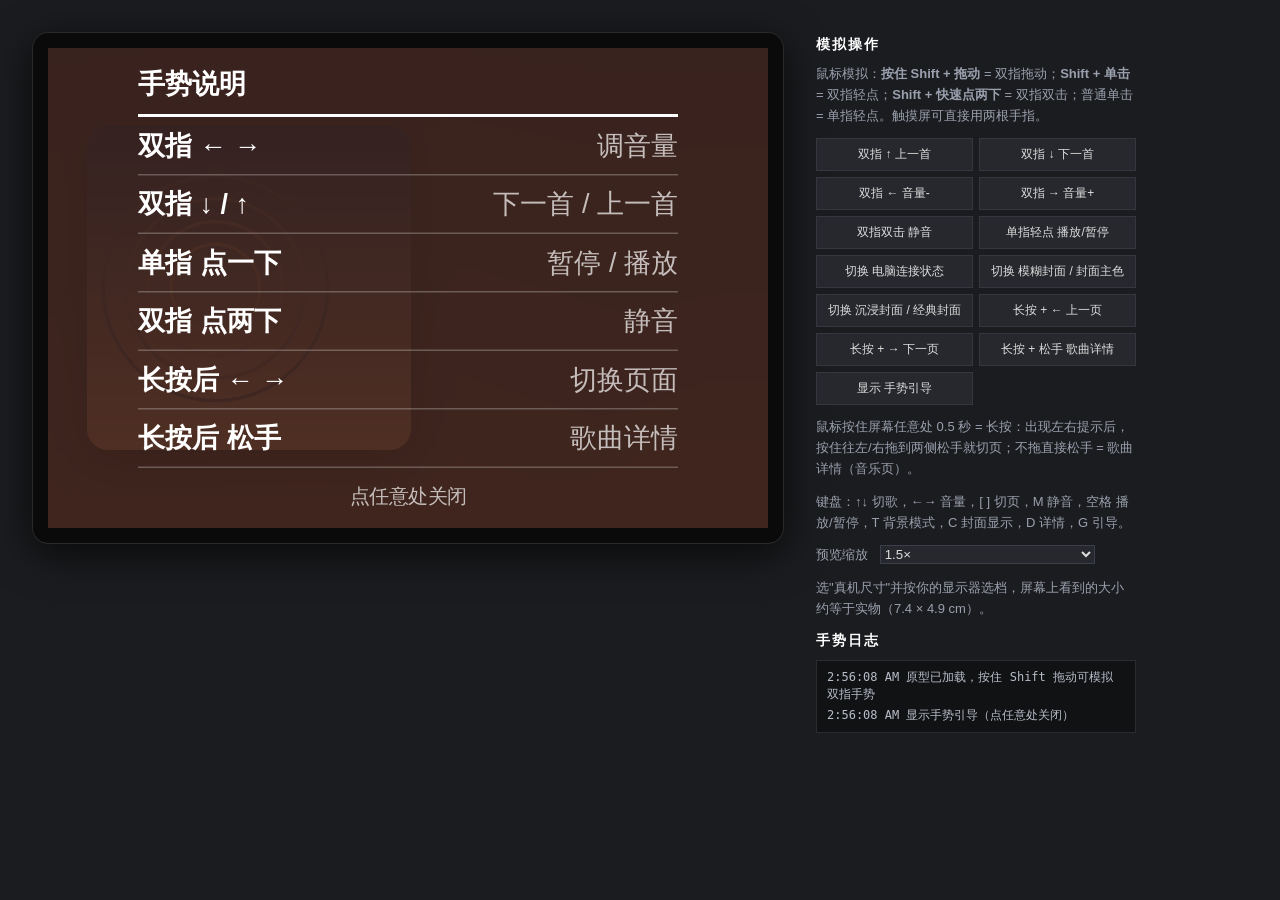
<file: ui-preview/index.html>
<!DOCTYPE html>
<html lang="zh-CN">
<head>
<meta charset="UTF-8">
<meta name="viewport" content="width=device-width, initial-scale=1">
<title>ESP32 多媒体控制器 UI 原型（480×320 横屏）</title>
<link rel="stylesheet" href="style.css">
</head>
<body>
<div class="layout">
  <div>
    <div class="device">
      <div class="screen-wrap" id="screenWrap">
        <div class="screen" id="screen">
          <div class="card-stage" id="cardStage"></div>
          <div class="pages">
            <section class="page active" data-page="music"></section>
            <section class="page" data-page="system">
              <div class="phead"><b>系统</b><span class="dots" data-dots></span></div>
              <div class="sys" id="sys"></div>
            </section>
            <section class="page" data-page="settings">
              <div class="phead"><b>设置</b><span class="dots" data-dots></span></div>
              <!-- 触屏设置：所有按钮高度 ≥ 44px（真机约 6.8mm），选项全部摊开，点一下就选中，不用下拉菜单 -->
              <div class="settings">
                <div class="slider" id="bright" data-v="80"><i></i><span class="s-l">亮度</span><b class="s-v">80%</b></div>
                <div class="tile"><small>封面</small><div class="seg" data-set="cover"><span data-v="classic" class="on">经典封面</span><span data-v="immersive">沉浸封面</span></div></div>
                <div class="tiles">
                  <div class="tile"><small>背景</small><div class="seg" data-set="bg"><span data-v="blur" class="on">模糊</span><span data-v="color">纯色</span></div></div>
                  <div class="tile"><small>灵敏度</small><div class="seg" data-set="sens"><span data-v="0.5">低</span><span data-v="1" class="on">中</span><span data-v="1.5">高</span></div></div>
                  <div class="tile"><small>提示音</small><div class="seg" data-set="sound"><span data-v="1" class="on">开</span><span data-v="0">关</span></div></div>
                  <div class="tile"><small>息屏</small><div class="seg" data-set="sleep"><span data-v="1">1分</span><span data-v="5" class="on">5分</span><span data-v="0">从不</span></div></div>
                </div>
              </div>
              <div class="gbtn" data-act="guide" title="手势说明">?</div>
            </section>
          </div>
          <div class="sub-clock" id="clock">--:--</div>
          <!-- 状态角标：只在异常时出现 -->
          <div class="badges"><span id="linkState" class="badge hidden">未连接</span><span id="muteIcon" class="badge hidden">静音</span></div>
          <div class="overlay cap tap-fb" id="tapFb"></div>
          <div class="overlay vol-hud" id="volHud">
            <div class="v-top"><span id="volIcon">音量</span><b id="volNum">40%</b></div>
            <div class="vol-bar"><i id="volBar"></i></div>
          </div>
          <div class="overlay cap track-hint" id="trackHint"></div>
          <!-- 单指长按 0.5s 弹出：左右滑到两侧切页，不滑直接松手 = 详情（音乐页）/ 取消 -->
          <div class="overlay pager" id="pager">
            <div class="pg-side pg-l" id="pgL"></div>
            <div class="pg-mid"><b id="pgCur">音乐</b><span class="dots" data-dots></span><small id="pgTip"></small></div>
            <div class="pg-side pg-r" id="pgR"></div>
          </div>
          <div class="overlay page-dots" id="pageDots"><span class="dots" data-dots></span></div>
          <div class="overlay guide" id="guide">
            <div class="g-title">手势说明</div>
            <div class="g-row"><b>双指 ← →</b><span>调音量</span></div>
            <div class="g-row"><b>双指 ↓ / ↑</b><span>下一首 / 上一首</span></div>
            <div class="g-row"><b>单指 点一下</b><span>暂停 / 播放</span></div>
            <div class="g-row"><b>双指 点两下</b><span>静音</span></div>
            <div class="g-row"><b>长按后 ← →</b><span>切换页面</span></div>
            <div class="g-row"><b>长按后 松手</b><span>歌曲详情</span></div>
            <div class="g-foot">点任意处关闭</div>
          </div>
          <div class="fingers" id="fingers"></div>
        </div>
      </div>
    </div>
  </div>
  <aside class="panel">
    <h2>模拟操作</h2>
    <p class="tip">鼠标模拟：<b>按住 Shift + 拖动</b> = 双指拖动；<b>Shift + 单击</b> = 双指轻点；<b>Shift + 快速点两下</b> = 双指双击；普通单击 = 单指轻点。触摸屏可直接用两根手指。</p>
    <div class="btns">
      <button data-act="prev">双指 ↑ 上一首</button>
      <button data-act="next">双指 ↓ 下一首</button>
      <button data-act="voldown">双指 ← 音量-</button>
      <button data-act="volup">双指 → 音量+</button>
      <button data-act="mute">双指双击 静音</button>
      <button data-act="play">单指轻点 播放/暂停</button>
      <button data-act="link">切换 电脑连接状态</button>
      <button data-act="theme">切换 模糊封面 / 封面主色</button>
      <button data-act="cover">切换 沉浸封面 / 经典封面</button>
      <button data-act="pageprev">长按 + ← 上一页</button>
      <button data-act="pagenext">长按 + → 下一页</button>
      <button data-act="detail">长按 + 松手 歌曲详情</button>
      <button data-act="guide">显示 手势引导</button>
    </div>
    <p class="tip">鼠标按住屏幕任意处 0.5 秒 = 长按：出现左右提示后，按住往左/右拖到两侧松手就切页；不拖直接松手 = 歌曲详情（音乐页）。</p>
    <p class="tip">键盘：↑↓ 切歌，←→ 音量，[ ] 切页，M 静音，空格 播放/暂停，T 背景模式，C 封面显示，D 详情，G 引导。</p>
    <label class="tip">预览缩放
      <select id="scale">
        <option value="real:24:1920">真机尺寸（24 寸 1080p 显示器）</option>
        <option value="real:27:2560">真机尺寸（27 寸 2K 显示器）</option>
        <option value="real:27:3840">真机尺寸（27 寸 4K 显示器）</option>
        <option value="1">1×（每像素 1:1）</option><option value="1.5" selected>1.5×</option><option value="2">2×</option>
      </select>
    </label>
    <p class="tip">选"真机尺寸"并按你的显示器选档，屏幕上看到的大小约等于实物（7.4 × 4.9 cm）。</p>
    <h2>手势日志</h2>
    <ul class="log" id="log"></ul>
  </aside>
</div>
<script src="palette.js"></script>
<script src="app.js"></script>
</body>
</html>
</file>
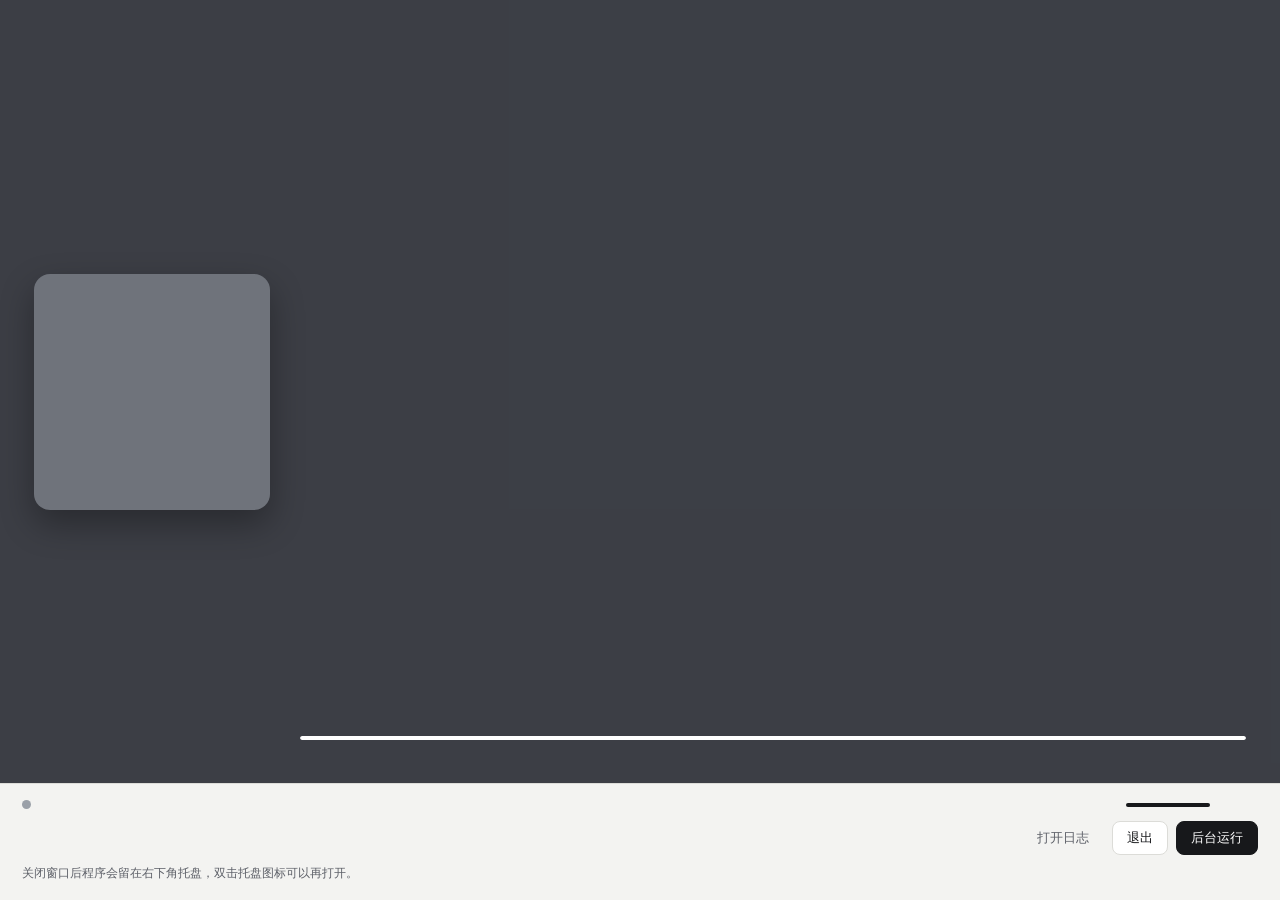
<file: companion/ui/status.html>
<!doctype html>
<html lang="zh-CN">
<head>
<meta charset="utf-8">
<meta name="viewport" content="width=device-width, initial-scale=1">
<title>ESP32 多媒体控制器</title>
<style>
:root{
  --tint: 60,63,70; --a:.55; --fg:#fff; --mut:rgba(255,255,255,.72); --line:rgba(255,255,255,.22);
  --ok:#3ccf7a; --warn:#f2b441; --err:#ef5b5b; --idle:#9aa0a8;
  --paper:#f3f3f1; --ink:#17181b; --ink2:#5d6068; --rule:#dcdcd8;
  --zh:"Microsoft YaHei UI","Microsoft YaHei","Noto Sans CJK SC","PingFang SC",sans-serif;
  --num:"Bahnschrift","Segoe UI Variable Display","Segoe UI","Noto Sans CJK SC",sans-serif;
}
*{box-sizing:border-box}
html,body{margin:0;height:100%;background:var(--paper);color:var(--ink);font-family:var(--zh);-webkit-font-smoothing:antialiased;user-select:none}
.app{display:flex;flex-direction:column;height:100vh;min-height:420px}

/* ---------- 上半部分：设备孪生 ---------- */
.stage{position:relative;flex:1;overflow:hidden;color:var(--fg);background:rgb(var(--tint));isolation:isolate}
.stage .blur{position:absolute;inset:-60px;background-size:cover;background-position:center;filter:blur(38px) saturate(1.25);transform:scale(1.1);opacity:0;transition:opacity .5s}
.stage.has-cover .blur{opacity:1}
.stage .veil{position:absolute;inset:0;background:rgba(var(--tint),var(--a));transition:background .5s}
.stage.dark-text{--fg:#161616;--mut:rgba(22,22,22,.7);--line:rgba(22,22,22,.18)}

.now{position:absolute;inset:0;display:grid;grid-template-columns:auto 1fr;align-items:center;gap:30px;padding:30px 34px}
.cover{width:min(43vw,236px);aspect-ratio:1;border-radius:16px;background:#6f737b center/cover;box-shadow:0 14px 34px rgba(0,0,0,.32);transition:transform .25s}
.paused .cover{transform:scale(.9)}
.meta{min-width:0;align-self:stretch;display:flex;flex-direction:column;padding:6px 0}
.title{font-size:30px;line-height:1.2;font-weight:700;letter-spacing:.2px;display:-webkit-box;-webkit-line-clamp:2;-webkit-box-orient:vertical;overflow:hidden}
.artist{font-size:17px;color:var(--mut);margin-top:6px;white-space:nowrap;overflow:hidden;text-overflow:ellipsis}
.spacer{flex:1}
.play{font-size:13px;font-weight:700;margin-bottom:10px}
.bar{height:4px;border-radius:4px;background:var(--line);overflow:hidden}
.bar i{display:block;height:100%;background:var(--fg);border-radius:4px}
.times{display:flex;justify-content:space-between;font:13px var(--num);color:var(--mut);margin-top:7px;font-variant-numeric:tabular-nums}

/* 未连接 / 需要处理时的上半部分 */
.notice{position:absolute;inset:0;display:none;flex-direction:column;justify-content:center;padding:34px 40px}
.stage.mode-notice .now{display:none}
.stage.mode-notice .notice{display:flex}
.notice h1{margin:0;font-size:30px;line-height:1.25;font-weight:700}
.notice p{margin:12px 0 0;font-size:15px;line-height:1.7;color:var(--mut);max-width:30em}
.notice ol{margin:16px 0 0;padding:0;list-style:none;counter-reset:s;font-size:14px;line-height:1.6;color:var(--mut)}
.notice li{counter-increment:s;display:flex;gap:10px;margin-top:6px}
.notice li::before{content:counter(s);flex:none;width:20px;height:20px;border-radius:50%;border:1px solid var(--line);font:12px/18px var(--num);text-align:center;color:var(--fg)}
.pulse{display:inline-block;width:8px;height:8px;border-radius:50%;background:var(--idle);margin-right:10px;vertical-align:middle}
.searching .pulse{animation:pulse 1.6s ease-in-out infinite}
@keyframes pulse{50%{opacity:.25}}
@media (prefers-reduced-motion:reduce){.searching .pulse{animation:none}}

/* ---------- 下半部分：状态栏 ---------- */
.dock{flex:none;background:var(--paper);padding:16px 22px 18px;display:grid;grid-template-columns:minmax(0,1fr) auto;row-gap:12px;column-gap:18px;border-top:1px solid var(--rule)}
.conn{display:flex;align-items:center;gap:10px;font-size:14px;font-weight:700;min-width:0}
.dot{width:9px;height:9px;border-radius:50%;flex:none;background:var(--idle)}
.conn.ok .dot{background:var(--ok)} .conn.warn .dot{background:var(--warn)} .conn.err .dot{background:var(--err)}
.conn small{font-weight:400;color:var(--ink2);font-size:13px;white-space:nowrap;overflow:hidden;text-overflow:ellipsis}
.vol{display:flex;align-items:center;gap:10px;justify-self:end;min-width:0;font-size:13px;color:var(--ink2);white-space:nowrap}
.vol .vbar{width:84px;height:4px;border-radius:4px;background:var(--rule);overflow:hidden}
.vol .vbar i{display:block;height:100%;background:var(--ink)}
.vol b{font:600 14px var(--num);color:var(--ink);min-width:38px;text-align:right;font-variant-numeric:tabular-nums}
.vol.muted b{color:var(--ink2)} .vol.muted .vbar i{background:var(--ink2)}
.sys{grid-column:1;min-width:0;display:flex;flex-wrap:wrap;gap:12px;font-size:13px;color:var(--ink2);white-space:nowrap;align-self:center}
.sys span b{font:600 12px var(--num);color:var(--ink);margin-left:5px;font-variant-numeric:tabular-nums}
.actions{grid-column:2;display:flex;gap:8px;justify-self:end}
button{font:13px var(--zh);border-radius:8px;padding:7px 14px;border:1px solid var(--rule);background:#fff;color:var(--ink);cursor:pointer}
button:hover{border-color:#bdbdb8}
button:focus-visible{outline:2px solid #2f6fe4;outline-offset:2px}
button.primary{background:var(--ink);border-color:var(--ink);color:#fff}
button.quiet{border-color:transparent;background:transparent;color:var(--ink2)}
.hint{grid-column:1/-1;font-size:12px;color:var(--ink2);margin-top:-2px}
</style>
</head>
<body>
<div class="app">
  <section class="stage" id="stage">
    <div class="blur" id="blur"></div>
    <div class="veil"></div>
    <div class="now" id="now">
      <div class="cover" id="cover" role="img" aria-label="专辑封面"></div>
      <div class="meta">
        <div class="title" id="title"></div>
        <div class="artist" id="artist"></div>
        <div class="spacer"></div>
        <div class="play" id="play"></div>
        <div class="bar"><i id="prog"></i></div>
        <div class="times"><span id="pos"></span><span id="rem"></span></div>
      </div>
    </div>
    <div class="notice" id="notice">
      <h1 id="nTitle"></h1>
      <p id="nText"></p>
      <ol id="nSteps"></ol>
    </div>
  </section>
  <footer class="dock">
    <div class="conn" id="conn"><span class="dot"></span><span id="connText"></span><small id="connSub"></small></div>
    <div class="vol" id="vol"><span id="output" style="overflow:hidden;text-overflow:ellipsis;max-width:170px"></span><span class="vbar"><i id="vbar"></i></span><b id="vnum"></b></div>
    <div class="sys" id="sys"></div>
    <div class="actions">
      <button class="quiet" id="btnLog">打开日志</button>
      <button id="btnQuit">退出</button>
      <button class="primary" id="btnHide">后台运行</button>
    </div>
    <div class="hint">关闭窗口后程序会留在右下角托盘，双击托盘图标可以再打开。</div>
  </footer>
</div>
<script>
const $ = id => document.getElementById(id);
const fmt = s => `${Math.floor(s/60)}:${String(Math.floor(s%60)).padStart(2,'0')}`;
/* 程序通过 window.render(state) 推送状态；pywebview 里按钮调用 window.pywebview.api.* */
window.render = (s) => {
  const st = $('stage');
  st.style.setProperty('--tint', s.tint || '60,63,70');
  st.style.setProperty('--a', s.alpha ?? .55);
  st.classList.toggle('dark-text', !!s.darkText);
  st.classList.toggle('has-cover', !!s.cover);
  $('blur').style.backgroundImage = s.cover ? `url("${s.cover}")` : 'none';
  const notice = s.notice;
  st.classList.toggle('mode-notice', !!notice);
  if (notice) {
    $('nTitle').innerHTML = (notice.searching ? '<span class="pulse"></span>' : '') + notice.title;
    st.classList.toggle('searching', !!notice.searching);
    $('nText').textContent = notice.text || '';
    $('nSteps').innerHTML = (notice.steps || []).map(x => `<li>${x}</li>`).join('');
  } else {
    $('cover').style.backgroundImage = s.cover ? `url("${s.cover}")` : 'none';
    $('title').textContent = s.title || '没有正在播放的音乐';
    $('artist').textContent = s.artist || '';
    st.classList.toggle('paused', !s.playing);
    $('play').textContent = s.playing ? '▶ 播放中' : '❚❚ 已暂停';
    const dur = s.dur || 0, pos = s.pos || 0;
    $('prog').style.width = dur ? (pos / dur * 100) + '%' : '0';
    $('pos').textContent = dur ? fmt(pos) : '';
    $('rem').textContent = dur ? '-' + fmt(dur - pos) : '';
  }
  const c = $('conn'); c.className = 'conn ' + (s.connState || '');
  $('connText').textContent = s.connText || '';
  $('connSub').textContent = s.connSub || '';
  const v = $('vol'); v.style.visibility = s.volume == null ? 'hidden' : 'visible';
  v.classList.toggle('muted', !!s.muted);
  $('output').textContent = s.output || '';
  $('vbar').style.width = (s.volume || 0) + '%';
  $('vnum').textContent = s.muted ? '静音' : (s.volume ?? '') + '%';
  $('sys').innerHTML = s.sys ? Object.entries(s.sys).map(([k, val]) => `<span>${k}<b>${val}</b></span>`).join('') : '';
};
const api = () => window.pywebview && window.pywebview.api;
$('btnHide').onclick = () => api() && api().hide();
$('btnLog').onclick = () => api() && api().open_log();
$('btnQuit').onclick = () => api() && api().quit();
/* 预览用的示例状态：index.html#playing / #paused / #waiting / #firmware / #busy */
const DEMO = {
  playing: { cover:'covers/a01.png', tint:'237,179,166', alpha:.55, darkText:true, title:'黄昏ラジオ', artist:'Hikari Kids', playing:true, pos:39, dur:214,
    connState:'ok', connText:'已连接设备', connSub:'COM10 · 固件 0.3.5', output:'扬声器 (Realtek Audio)', volume:62, sys:{处理器:'12%', 内存:'48%', 显卡:'7%', 网速:'1.2 MB/s'} },
  paused: { cover:'covers/a05.png', tint:'52,29,56', alpha:.55, darkText:false, title:'Cyber Bloom', artist:'Mira Sol', playing:false, pos:83, dur:203,
    connState:'ok', connText:'已连接设备', connSub:'COM10 · 固件 0.3.5', output:'耳机 (WH-1000XM5)', volume:35, muted:true, sys:{处理器:'9%', 内存:'51%', 显卡:'3%', 网速:'0.2 MB/s'} },
  idle: { notice:{ title:'没有正在播放的音乐', text:'在任意播放器里播放音乐，歌曲信息会同时显示在这里和触摸屏上。' },
    connState:'ok', connText:'已连接设备', connSub:'COM11 · 固件 0.3.5', output:'耳机 (Realtek Audio)', volume:7, sys:{处理器:'6%', 内存:'44%', 显卡:'2%', 网速:'0.1 MB/s'} },
  waiting: { notice:{ searching:true, title:'正在寻找设备', text:'把开发板接到电脑上，程序会自动连接，不用做别的。',
      steps:['用支持数据传输的 USB 线连接开发板','确认开发板已经烧录控制器固件','连上后这里会显示正在播放的歌曲'] },
    connState:'', connText:'等待设备', connSub:'正在扫描串口', output:'扬声器 (Realtek Audio)', volume:62 },
  firmware: { notice:{ title:'开发板还没有控制器固件', text:'电脑已经识别到开发板，但它运行的是出厂程序，暂时收不到歌曲信息。',
      steps:['按 README 里的“固件构建”步骤烧录固件','烧录完成后重新插拔 USB 线'] },
    connState:'warn', connText:'需要烧录固件', connSub:'COM7 · 出厂程序', output:'扬声器 (Realtek Audio)', volume:62 },
  busy: { notice:{ title:'串口被其他程序占用', text:'COM10 正被另一个程序打开，本程序无法连接设备。',
      steps:['关闭串口监视器、Arduino IDE 等正在使用 COM10 的程序','关闭后程序会自动重新连接'] },
    connState:'err', connText:'无法连接', connSub:'COM10 被占用', output:'扬声器 (Realtek Audio)', volume:62 },
};
/* 只有带 #状态名 打开时才显示示例数据；程序里运行时等待 window.render() 推送真实状态 */
const show = () => { const d = DEMO[location.hash.slice(1)]; if (d) window.render(d); };
window.addEventListener('hashchange', show); show();
</script>
</body>
</html>
</file>
<file: ui-preview/style.css>
* { box-sizing: border-box; margin: 0; padding: 0; }
:root {
  --en: "Bahnschrift", "Segoe UI", "Microsoft YaHei", sans-serif;
  --zh: "Microsoft YaHei", "PingFang SC", sans-serif;
}
/* 配色随封面变化：app.js 根据 palette.js 设置 --tint / --a / --as 和文字颜色。下面是默认值（未连接时） */
.screen { --tint: 60, 63, 70; --a: 0.9; --as: 0.9; }
/* 浅字（深色封面） */
.screen, .card.txt-light { --fg: #ffffff; --mut: #ffffffb3; --line: #ffffff40; --rule: #ffffff; --halo: #0000004d; }
/* 深字（浅色封面） */
.screen.txt-dark, .card.txt-dark { --fg: #161616; --mut: #161616b3; --line: #16161633; --rule: #161616; --halo: #ffffff59; }

body { background: #1b1c1f; color: #ddd; font-family: var(--zh); min-height: 100vh; }
.layout { display: flex; gap: 32px; padding: 32px; align-items: flex-start; flex-wrap: wrap; }
.device { background: #0a0a0b; border-radius: 16px; padding: 16px; box-shadow: 0 10px 40px #000a, inset 0 0 0 1px #2a2a2a; }
.screen-wrap { --s: 1.5; width: calc(480px * var(--s)); height: calc(320px * var(--s)); }
.screen {
  width: 480px; height: 320px; transform: scale(var(--s)); transform-origin: 0 0;
  position: relative; overflow: hidden; color: var(--fg); background: rgb(var(--tint));
  user-select: none; touch-action: none; font-family: var(--zh);
}
.hidden { display: none !important; }
.pk { display: flex; align-items: center; gap: 6px; font: 9px var(--en); letter-spacing: 2.5px; color: var(--mut); text-transform: uppercase; }
.pk i { width: 6px; height: 6px; background: var(--acc); flex: none; }

/* ===== 背景卡片：封面 + 毛玻璃 ===== */
.card-stage { position: absolute; inset: 0; overflow: hidden; }
.card { position: absolute; inset: 0; overflow: hidden; will-change: transform; }
.card.anim { transition: transform 0.3s cubic-bezier(.2,.8,.2,1), opacity 0.3s; }
/* 模糊层：同一张封面放大铺满，真机上由电脑端预先合成 */
.art-blur, .art-sharp { background-size: cover; background-position: center; }
.art-blur { position: absolute; inset: -40px; filter: blur(22px) saturate(1.2); transform: scale(1.15); }
/* 清晰层：左侧 320×320，右边缘用渐变遮罩过渡到模糊层 */
.art-sharp {
  position: absolute; left: 0; top: 0; width: 320px; height: 320px;
  -webkit-mask-image: linear-gradient(90deg, #000 0 42%, transparent 72%);
  mask-image: linear-gradient(90deg, #000 0 42%, transparent 72%);
  transition: opacity 0.35s, filter 0.3s;
}
/* 着色层：颜色取自封面，浓度 --a 由 cover_palette.py 算出（保证文字对比度的最低值），尽量多透出封面 */
.tint {
  position: absolute; inset: 0; transition: background 0.35s;
  background: linear-gradient(90deg, rgba(var(--tint), 0) 0 26%, rgba(var(--tint), calc(var(--a) * 0.4)) 36%,
    rgba(var(--tint), calc(var(--a) * 0.85)) 46%, rgba(var(--tint), var(--a)) 52%);
}
/* 经典封面：封面单独一个圆角框放在左侧，整屏是模糊封面 + 均匀遮罩 */
.classic .art-sharp {
  left: 26px; top: 52px; width: 216px; height: 216px; border-radius: 14px; /* 封面和右侧文字区宽度接近 1:1，整屏垂直居中 */
  -webkit-mask-image: none; mask-image: none; box-shadow: 0 10px 28px #0006;
  z-index: 1; /* 封面框放在遮罩上面，保持原色 */
}
.classic .tint { background: rgba(var(--tint), var(--as)); }
.classic .sheet { left: 266px; right: 24px; top: 52px; bottom: 52px; } /* 与封面框上下对齐 */
.classic .detail { left: 250px; padding-top: 52px; }
/* 暂停：封面缩小、阴影变浅，颜色保持不变 */
.classic.paused .art-sharp { transform: scale(0.88); box-shadow: 0 4px 14px #0004; }
.art-sharp { transition: opacity 0.35s, filter 0.3s, transform 0.25s, left 0.3s, top 0.3s, width 0.3s, height 0.3s, border-radius 0.3s; }
.sub .art-sharp { opacity: 0; }
.sub .tint { background: rgba(var(--tint), var(--as)); }
/* 文字加一层很淡的阴影，防止模糊封面局部过亮/过暗 */
.sheet, .sys, .settings, .topnav, .sub-clock { text-shadow: 0 0 6px var(--halo); }
.sub .sheet { opacity: 0; pointer-events: none; }


/* 模拟封面（真机上换成真实封面图） */
.cv-qt { background:
  radial-gradient(circle at 70% 26%, #fff6d6 0 7%, #ffe08a 13%, transparent 32%),
  linear-gradient(180deg, transparent 62%, #6f9e4c 62% 70%, #4e7a35 70%),
  linear-gradient(180deg, #7fb6e6, #cfe6f5 62%); }
.cv-br { background:
  radial-gradient(ellipse 15% 19% at 50% 42%, #e7d9c9 0 96%, transparent),
  radial-gradient(ellipse 30% 26% at 50% 86%, #2c2236 0 96%, transparent),
  radial-gradient(circle at 50% 40%, #6a4c8c, #24183a 70%); }
.cv-xk { background:
  radial-gradient(circle at 24% 30%, #fff 0 0.8%, transparent 1.4%),
  radial-gradient(circle at 62% 18%, #fff 0 0.6%, transparent 1.2%),
  radial-gradient(circle at 80% 40%, #fff 0 0.7%, transparent 1.3%),
  radial-gradient(circle at 42% 52%, #ffe9c4 0 2%, #ffb86b44 5%, transparent 12%),
  linear-gradient(180deg, transparent 72%, #191325 72%),
  linear-gradient(180deg, #0f1a3a, #6a3a5e 60%, #e0805a 72%); }
.cv-lm { background:
  radial-gradient(ellipse 26% 20% at 52% 56%, #f3e04c 0 92%, transparent),
  radial-gradient(ellipse 9% 5% at 63% 38%, #6f9a3c 0 90%, transparent),
  linear-gradient(135deg, #dfe6dc, #9fb3a6); }
.cv-off { background: #6f737b; }
/* 离线：没有封面，整屏铺主题色，文字左移；音乐页不再重复显示"未连接"角标 */
.offline .art-sharp { display: none; }
.offline .tint { background: rgba(var(--tint), 0.9); }
.offline .sheet { left: 40px; top: 110px; }
.offline .artist { font-size: 13px; color: var(--mut); }
.screen:not(.on-sub) #linkState { display: none; }

/* 字号只用三档：30（主信息）/ 18（次信息）/ 13（辅助），全局不低于 13px */
/* 右侧信息面板（坐落在模糊区） */
.sheet { position: absolute; left: 236px; right: 18px; top: 36px; bottom: 18px; display: flex; flex-direction: column; transition: opacity 0.3s; }
.title {
  font: bold 30px/1.2 var(--zh); word-break: normal; overflow-wrap: anywhere; /* 英文按单词换行，超长单词才拆 */
  display: -webkit-box; -webkit-line-clamp: 2; -webkit-box-orient: vertical; overflow: hidden;
}
/* 两行放不下：单行来回滚动，两端停顿；右边缘淡出提示还有内容 */
.title.scroll {
  display: block; white-space: nowrap; -webkit-line-clamp: unset;
  -webkit-mask-image: linear-gradient(90deg, #000 0 88%, transparent);
  mask-image: linear-gradient(90deg, #000 0 88%, transparent);
}
.title.scroll span { display: inline-block; will-change: transform; } /* 位移由 app.js 定时更新 */
.artist { font: 18px/1.3 var(--zh); margin-top: 6px; white-space: nowrap; overflow: hidden; text-overflow: ellipsis; }
.play-st { font: bold 13px var(--zh); margin-top: auto; }
.prog { position: relative; margin-top: 8px; height: 4px; background: var(--line); }
.prog i { display: block; height: 100%; width: 0; background: var(--fg); }
.times { display: flex; justify-content: space-between; margin-top: 6px; font: 13px var(--en); }
.times .t-rem { color: var(--mut); }

/* 长按详情：盖住右侧，大字号逐行显示 */
.detail {
  position: absolute; left: 220px; right: 0; top: 0; bottom: 0; padding: 50px 18px 0 16px;
  background: rgba(var(--tint), 0.82); opacity: 0; transform: translateX(16px); transition: opacity 0.2s, transform 0.2s; pointer-events: none;
}
.show-detail .detail { opacity: 1; transform: none; }
.show-detail .sheet { opacity: 0; } /* 详情半透明，先隐藏底下的歌名，避免文字叠在一起 */
.d-row { display: flex; align-items: baseline; gap: 12px; padding: 9px 0; border-bottom: 1px solid var(--line); }
.d-row small { flex: none; width: 34px; font: 13px var(--zh); color: var(--mut); }
.d-row b { font: bold 18px var(--zh); white-space: nowrap; overflow: hidden; text-overflow: ellipsis; }

.d-hint { margin-top: 12px; font: 13px var(--zh); color: var(--mut); }

/* 子页面页头：左边页面名 + 位置圆点，右边时钟。没有可点的东西，空白处正好用来长按 */
.phead { position: absolute; left: 18px; right: 18px; top: 4px; height: 44px; display: flex; align-items: center; gap: 10px; pointer-events: none; }
.phead b { font: bold 18px var(--zh); }
.dots { display: flex; gap: 6px; }
.dots i { width: 6px; height: 6px; border-radius: 50%; background: var(--fg); opacity: 0.3; }
.dots i.on { opacity: 1; width: 16px; border-radius: 3px; }
.sub-clock {
  position: absolute; right: 18px; top: 4px; z-index: 6;
  font: bold 18px/44px var(--en); opacity: 0; transition: opacity 0.3s; pointer-events: none;
}
.screen.on-sub .sub-clock { opacity: 1; }

/* 长按切页浮层 */
.overlay.pager { inset: 0; z-index: 9; background: rgba(var(--tint), 0.72); display: flex; align-items: center; justify-content: center; }
.pg-mid { text-align: center; }
.pg-mid b { display: block; font: bold 30px var(--zh); }
.pg-mid .dots { justify-content: center; margin: 10px 0 12px; }
.pg-mid small { display: block; font: 13px var(--zh); color: var(--mut); line-height: 1.6; }
.pg-side {
  position: absolute; top: 50%; height: 64px; min-width: 96px; padding: 0 14px; margin-top: -32px;
  display: flex; align-items: center; justify-content: center; gap: 6px;
  border: 2px solid var(--fg); font: bold 18px var(--zh); transition: background 0.12s, color 0.12s;
}
.pg-l { left: 14px; } .pg-r { right: 14px; }
.pg-side.hit { background: var(--fg); color: rgb(var(--tint)); }
/* 浮层打开时隐藏底下的文字，只留模糊封面，避免两层字叠在一起 */
.screen:has(.pager.show) :is(.sheet, .detail, .sys, .settings, .phead, .sub-clock, .gbtn),
.screen:has(.guide.show) :is(.sheet, .detail, .sys, .settings, .phead, .sub-clock, .gbtn) { opacity: 0; transition: opacity 0.15s; }
/* 切页后底部短暂显示位置圆点 */
.page-dots { left: 50%; bottom: 12px; transform: translateX(-50%); z-index: 8; padding: 7px 12px; border-radius: 999px; background: rgba(var(--tint), 0.8); }

/* 状态角标：只在异常时出现，放在封面左上角 */
.badges { position: absolute; left: 12px; top: 12px; z-index: 6; display: flex; gap: 6px; }
.screen.on-sub .badges { left: auto; right: 18px; top: auto; bottom: 14px; }
.badge { padding: 3px 8px; background: #14161be0; color: #fff; font: bold 13px var(--zh); }

/* 子页面 */
.pages { position: absolute; inset: 0; z-index: 4; pointer-events: none; }
.page { position: absolute; inset: 0; display: none; pointer-events: auto; }
.page[data-page="music"] { pointer-events: none; }
.page.active { display: block; }
.sys { position: absolute; left: 18px; right: 18px; top: 48px; bottom: 0; display: grid; grid-template-columns: 1fr 1fr; align-content: center; gap: 34px 32px; }
.meter small { display: block; font: 13px var(--zh); color: var(--mut); }
.meter b { display: block; font: bold 30px/1.15 var(--en); margin-top: 2px; }
.meter .mb { height: 4px; background: var(--line); margin-top: 6px; }
.meter .mb i { display: block; height: 100%; background: var(--fg); transition: width 0.6s; }
/* 设置页：只用两种控件——整条可拖的滑块、平铺的分段按钮。触控目标高度 ≥ 44px */
.settings { position: absolute; left: 14px; right: 14px; top: 58px; bottom: 12px; display: flex; flex-direction: column; gap: 8px; text-shadow: none; }
.slider {
  position: relative; flex: none; height: 48px; overflow: hidden; cursor: pointer;
  background: rgba(var(--tint), 0.55); border: 1px solid var(--line);
}
.slider i { position: absolute; left: 0; top: 0; bottom: 0; width: 80%; background: var(--fg); opacity: 0.22; }
.slider .s-l, .slider .s-v { position: absolute; top: 50%; transform: translateY(-50%); font: bold 18px var(--zh); }
.slider .s-l { left: 14px; } .slider .s-v { right: 14px; font-family: var(--en); }
.tiles { display: grid; grid-template-columns: 1fr 1fr; gap: 8px; }
/* 标签放在按钮左边，每格高 58px，五项设置正好放进一屏 */
.tile { display: flex; align-items: center; gap: 8px; padding: 5px; background: rgba(var(--tint), 0.55); border: 1px solid var(--line); }
.tile small { flex: none; font: 13px var(--zh); color: var(--mut); padding-left: 3px; }
.seg { flex: 1; display: flex; height: 44px; border: 1px solid var(--fg); }
.seg span { flex: 1; display: flex; align-items: center; justify-content: center; font: 18px var(--zh); cursor: pointer; }
.seg span + span { border-left: 1px solid var(--line); }
.seg span.on { background: var(--fg); color: rgb(var(--tint)); font-weight: bold; }
/* 手势说明：设置页页头里、时钟左边，44×44 圆形按钮 */
.gbtn {
  position: absolute; right: 82px; top: 4px; width: 44px; height: 44px; border-radius: 50%; cursor: pointer; z-index: 7;
  display: flex; align-items: center; justify-content: center; border: 2px solid var(--fg); font: bold 18px var(--en);
}

/* ===== 浮层 ===== */
.overlay { position: absolute; pointer-events: none; z-index: 8; opacity: 0; transition: opacity 0.2s; }
.overlay.show { opacity: 1; }
/* 深色字幕条（参考图里的对话条） */
.cap {
  left: 50%; transform: translateX(-50%); padding: 8px 20px; white-space: nowrap;
  background: #14161be6; color: #fff; font: bold 18px var(--zh);
}
.tap-fb { top: 138px; }
.tap-fb.show { animation: capin 0.9s ease-out forwards; }
@keyframes capin { 0% { opacity: 0; transform: translate(-50%, 6px); } 15%, 70% { opacity: 1; transform: translate(-50%, 0); } 100% { opacity: 0; } }
.track-hint.top { top: 48px; } .track-hint.bottom { bottom: 40px; }
.vol-hud {
  left: 90px; right: 90px; top: 112px; padding: 16px 20px 14px;
  background: rgba(var(--tint), 0.94); border: 1px solid var(--mut); box-shadow: 0 10px 36px #0007;
}
.v-top { display: flex; justify-content: space-between; align-items: baseline; }
.v-top span { font: 18px var(--zh); color: var(--mut); }
.v-top b { font: bold 30px/1 var(--en); }
.vol-bar { height: 10px; background: var(--line); margin-top: 12px; }
.vol-bar i { display: block; height: 100%; width: 40%; background: var(--fg); transition: width 0.05s; }
.vol-hud.muted .v-top b { color: var(--mut); }
.vol-hud.muted .vol-bar i { background: var(--mut); }

/* 手势引导 */
.guide {
  inset: 0; z-index: 10; padding: 22px 60px; pointer-events: none;
  background: rgba(var(--tint), 0.88); display: flex; flex-direction: column; justify-content: center;
}
.guide.show { pointer-events: auto; cursor: pointer; }
.g-title { font: bold 18px var(--zh); padding-bottom: 8px; border-bottom: 2px solid var(--fg); }
.g-row { display: flex; justify-content: space-between; padding: 7px 0; border-bottom: 1px solid var(--line); font: 18px var(--zh); }
.g-row b { font-weight: bold; }
.g-row span { color: var(--mut); }
.g-foot { margin-top: 10px; font: 13px var(--zh); color: var(--mut); text-align: center; }

/* 统一圆角：浮在画面上的小元素用胶囊形，块状元素 10–12px，和经典封面的 14px 呼应 */
.cap, .badge, .page-dots { border-radius: 999px; }
.pg-side, .vol-hud { border-radius: 12px; }
.slider, .tile { border-radius: 12px; }
.seg { border-radius: 10px; overflow: hidden; }
.vol-bar, .vol-bar i, .prog, .prog i, .meter .mb, .meter .mb i { border-radius: 999px; }

/* 手指轨迹 */
.fingers { position: absolute; inset: 0; pointer-events: none; z-index: 9; }
.finger { position: absolute; width: 26px; height: 26px; margin: -13px 0 0 -13px; border-radius: 50%; border: 1px solid var(--fg); background: rgba(var(--tint), 0.35); }

/* 侧边面板 */
.panel { width: 320px; font-size: 13px; }
.panel h2 { font: bold 14px var(--en); letter-spacing: 2px; margin: 4px 0 10px; color: #fff; }
.tip { color: #9aa0ae; line-height: 1.6; margin-bottom: 12px; display: block; }
.btns { display: grid; grid-template-columns: 1fr 1fr; gap: 6px; margin-bottom: 12px; }
.btns button { background: #26282d; color: #ddd; border: 1px solid #34373e; padding: 7px 6px; cursor: pointer; font-size: 12px; }
.btns button:hover { background: #30333a; }
.panel select { margin-left: 8px; background: #26282d; color: #ddd; border: 1px solid #3a3f4b; }
.log { list-style: none; max-height: 220px; overflow: auto; background: #111214; border: 1px solid #2a2c31; padding: 6px 10px; font-family: Consolas, monospace; font-size: 12px; }
.log li { padding: 2px 0; color: #b8bdc9; }
</file>
